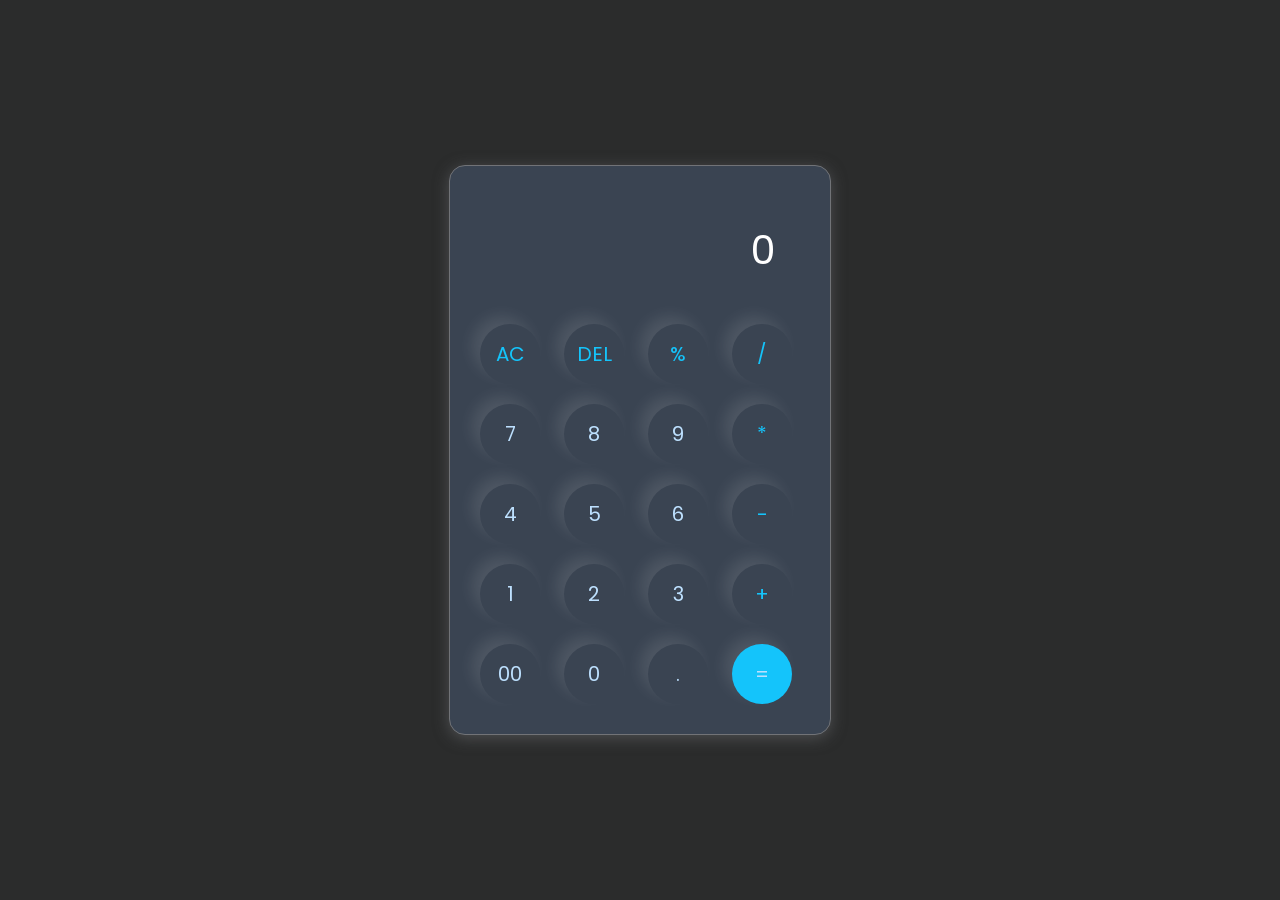
<file: TASK1 - CALCULATOR/index.html>
<!DOCTYPE html>
<html lang="en">
  <head>
    <meta charset="UTF-8" />
    <meta http-equiv="X-UA-Compatible" content="IE=edge" />
    <meta name="viewport" content="width=device-width, initial-scale=1.0" />
    <link rel="stylesheet" href="style.css" />
    <title>Calculator | DIGIBHEM | Project</title>
  </head>
  <body>
    <div class="container">
      <div class="calculator">
        <input type="text" id="inputBox" placeholder="0" />
        <div>
          <button class="button operator">AC</button>
          <button class="button operator">DEL</button>
          <button class="button operator">%</button>
          <button class="button operator">/</button>
        </div>
        <div>
          <button class="button">7</button>
          <button class="button">8</button>
          <button class="button">9</button>
          <button class="button operator">*</button>
        </div>
        <div>
          <button class="button">4</button>
          <button class="button">5</button>
          <button class="button">6</button>
          <button class="button operator">-</button>
        </div>
        <div>
          <button class="button">1</button>
          <button class="button">2</button>
          <button class="button">3</button>
          <button class="button operator">+</button>
        </div>

        <div>
          <button class="button">00</button>
          <button class="button">0</button>
          <button class="button">.</button>
          <button class="button equalBtn">=</button>
        </div>
      </div>
    </div>

    <script src="script.js"></script>
  </body>
</html>
</file>
<file: TASK1 - CALCULATOR/style.css>
@import url('https://fonts.googleapis.com/css2?family=Poppins:wght@500&display=swap');

*{
    margin: 0;
    padding: 0;
    box-sizing: border-box;
    font-family: 'Poppins', sans-serif;
}

body{
    width: 100%;
    height: 100vh;
    display: flex;
    justify-content: center;
    align-items: center;
    background: #2b2c2c;
}

.calculator{
    border: 1px solid #717377;
    padding: 20px;
    border-radius: 16px;
    background: #3a4452;

    box-shadow: 0px 3px 15px rgba(113, 115, 119, 0.5);

}

input{
    width: 320px;
    border: none;
    padding: 24px;
    margin: 10px;
    background: transparent;
    box-shadow: 0px 3px 15px rgbs(84, 84, 84, 0.1);
    font-size: 40px;
    text-align: right;
    cursor: pointer;
    color: #ffffff;
}

input::placeholder{
    color: #ffffff;
}

button{
    border: none;
    width: 60px;
    height: 60px;
    margin: 10px;
    border-radius: 50%;
    background: transparent;
    color: #bde0fe;
    font-size: 20px;
    box-shadow: -8px -8px 15px rgba(255, 255, 255, 0.1);
    cursor: pointer;
}

.equalBtn{
    background-color: #14c4fb;
}

.operator{
    color: #14c4fb;
}
</file>
<file: TASK1/style.css>
@import url('https://fonts.googleapis.com/css2?family=Poppins:wght@500&display=swap');

*{
    margin: 0;
    padding: 0;
    box-sizing: border-box;
    font-family: 'Poppins', sans-serif;
}

body{
    width: 100%;
    height: 100vh;
    display: flex;
    justify-content: center;
    align-items: center;
    background: #2b2c2c;
}

.calculator{
    border: 1px solid #717377;
    padding: 20px;
    border-radius: 16px;
    background: #3a4452;

    box-shadow: 0px 3px 15px rgba(113, 115, 119, 0.5);

}

input{
    width: 320px;
    border: none;
    padding: 24px;
    margin: 10px;
    background: transparent;
    box-shadow: 0px 3px 15px rgbs(84, 84, 84, 0.1);
    font-size: 40px;
    text-align: right;
    cursor: pointer;
    color: #ffffff;
}

input::placeholder{
    color: #ffffff;
}

button{
    border: none;
    width: 60px;
    height: 60px;
    margin: 10px;
    border-radius: 50%;
    background: transparent;
    color: #bde0fe;
    font-size: 20px;
    box-shadow: -8px -8px 15px rgba(255, 255, 255, 0.1);
    cursor: pointer;
}

.equalBtn{
    background-color: #14c4fb;
}

.operator{
    color: #14c4fb;
}
</file>
